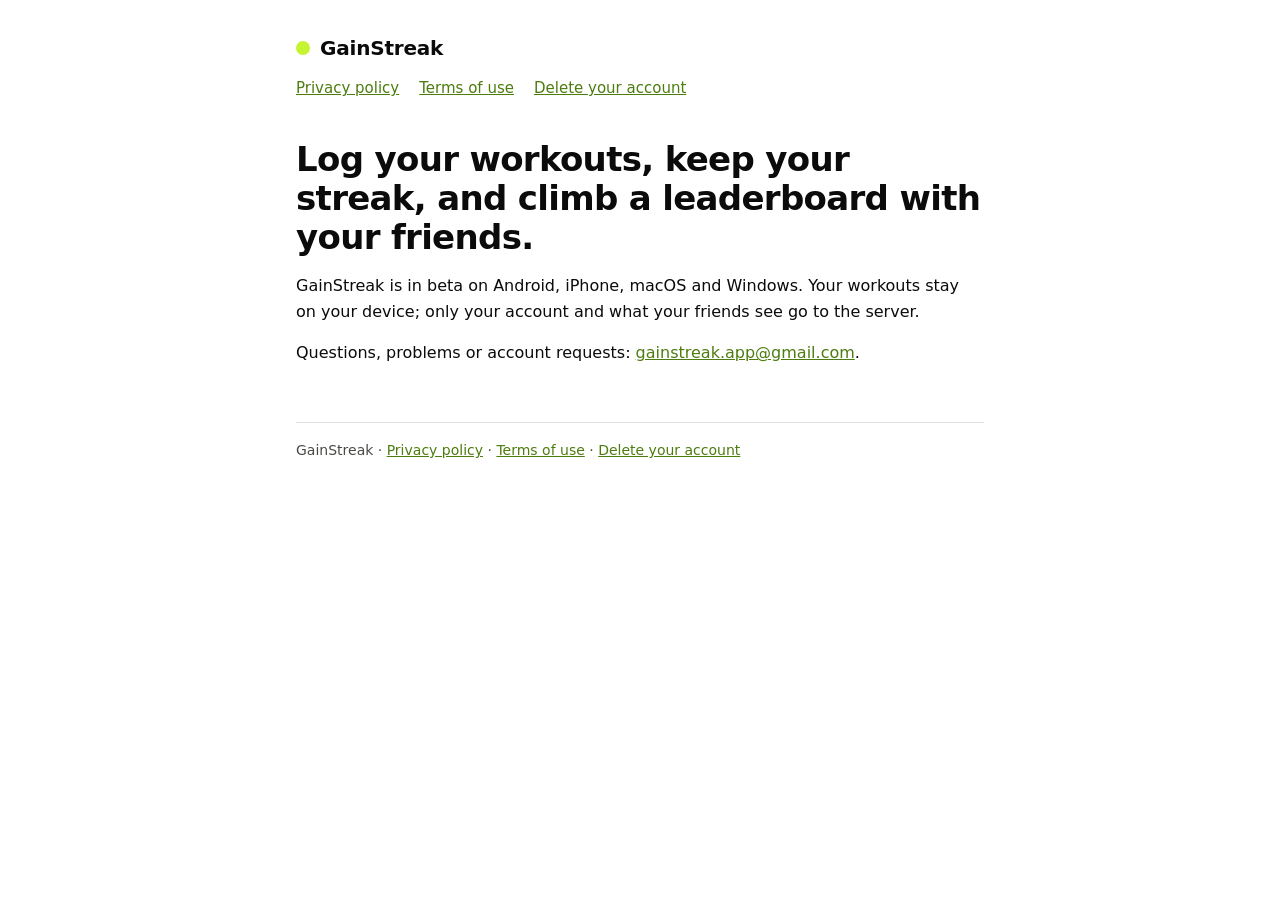
<file: docs/index.html>
<!doctype html>
<html lang="en">
<head>
<meta charset="utf-8">
<meta name="viewport" content="width=device-width, initial-scale=1">
<title>GainStreak</title>
<meta name="description" content="GainStreak: log your workouts, keep your streak, and climb a leaderboard with your friends.">
<link rel="stylesheet" href="style.css">
</head>
<body>
<main>
  <a class="brand" href="index.html"><span class="dot"></span>GainStreak</a>
  <nav>
    <a href="privacy.html">Privacy policy</a>
    <a href="terms.html">Terms of use</a>
    <a href="delete-account.html">Delete your account</a>
  </nav>

  <h1>Log your workouts, keep your streak, and climb a leaderboard with your friends.</h1>
  <p>GainStreak is in beta on Android, iPhone, macOS and Windows. Your workouts stay on your device; only your account and what your friends see go to the server.</p>
  <p>Questions, problems or account requests: <a href="mailto:gainstreak.app@gmail.com">gainstreak.app@gmail.com</a>.</p>

  <footer>GainStreak · <a href="privacy.html">Privacy policy</a> · <a href="terms.html">Terms of use</a> · <a href="delete-account.html">Delete your account</a></footer>
</main>
</body>
</html>
</file>
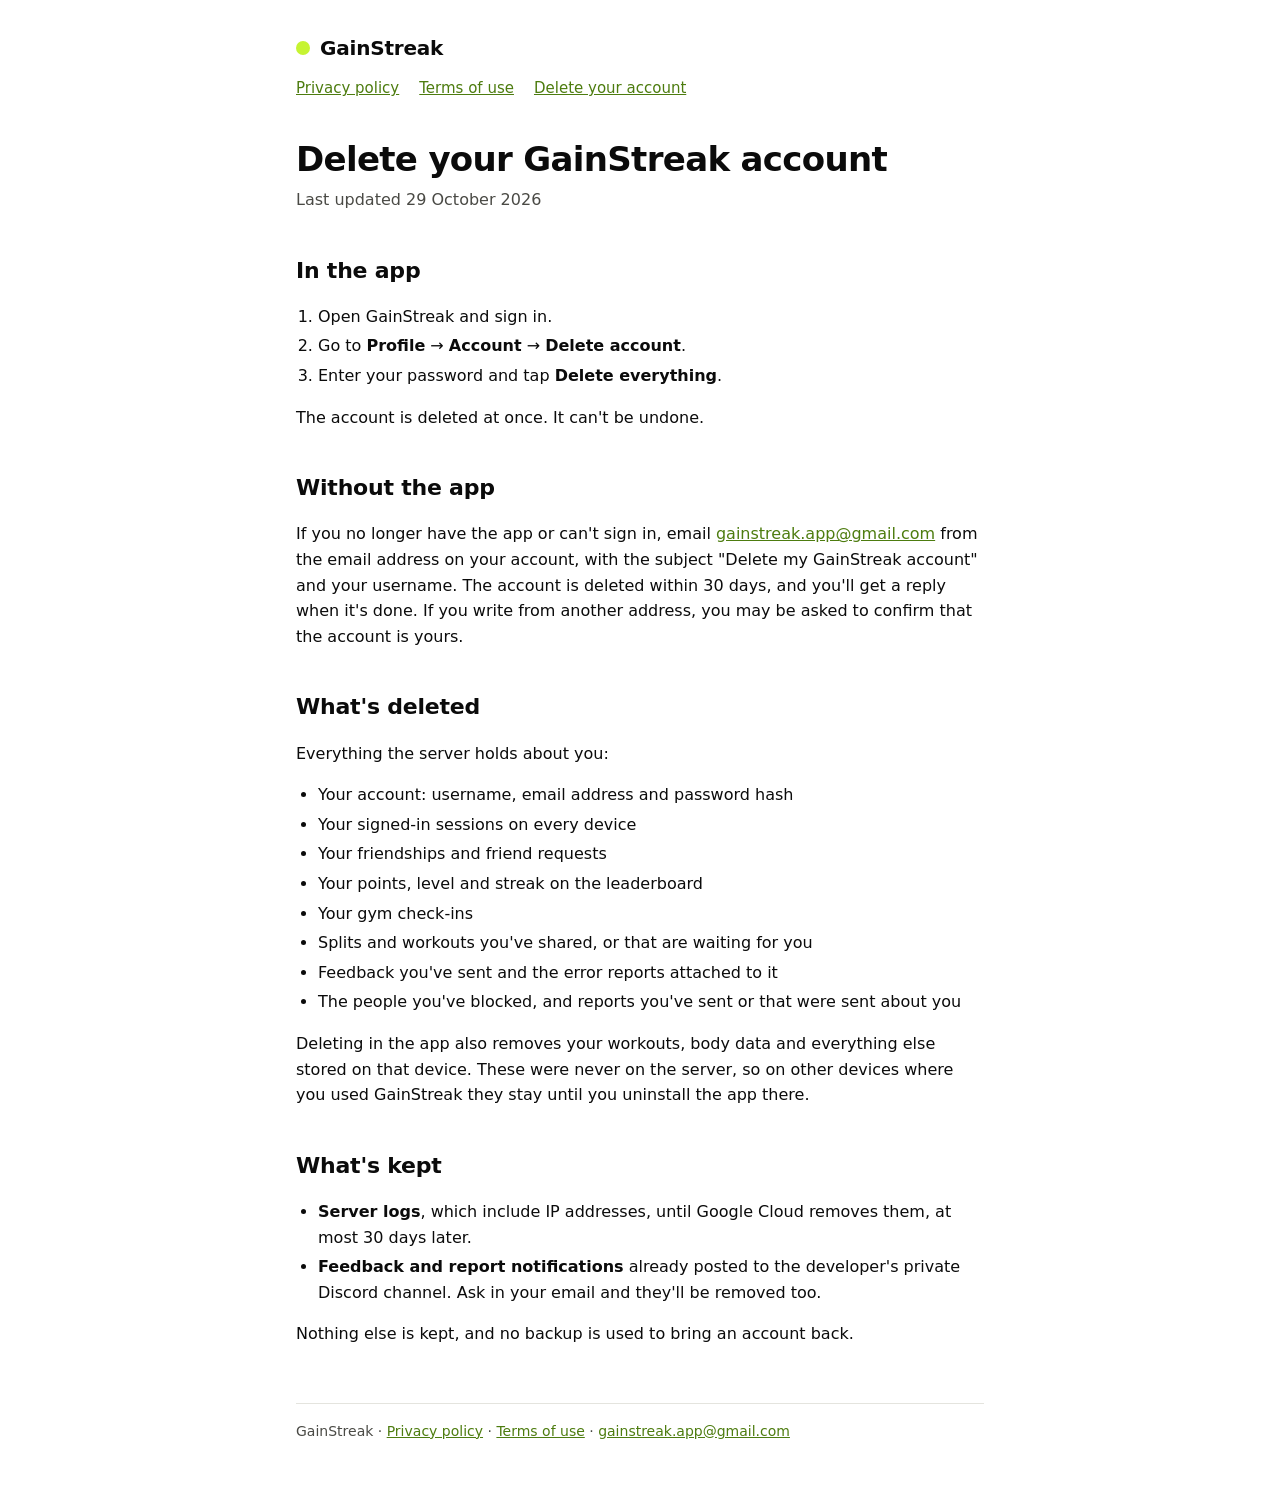
<file: docs/delete-account.html>
<!doctype html>
<html lang="en">
<head>
<meta charset="utf-8">
<meta name="viewport" content="width=device-width, initial-scale=1">
<title>Delete GainStreak Account</title>
<meta name="description" content="How to delete your GainStreak account and what deleting it removes.">
<link rel="stylesheet" href="style.css">
</head>
<body>
<main>
  <a class="brand" href="index.html"><span class="dot"></span>GainStreak</a>
  <nav>
    <a href="privacy.html">Privacy policy</a>
    <a href="terms.html">Terms of use</a>
    <a href="delete-account.html">Delete your account</a>
  </nav>

  <h1>Delete your GainStreak account</h1>
  <p class="updated">Last updated 29 October 2026</p>

  <h2>In the app</h2>
  <ol>
    <li>Open GainStreak and sign in.</li>
    <li>Go to <strong>Profile</strong> → <strong>Account</strong> → <strong>Delete account</strong>.</li>
    <li>Enter your password and tap <strong>Delete everything</strong>.</li>
  </ol>
  <p>The account is deleted at once. It can't be undone.</p>

  <h2>Without the app</h2>
  <p>If you no longer have the app or can't sign in, email <a href="mailto:gainstreak.app@gmail.com?subject=Delete%20my%20GainStreak%20account">gainstreak.app@gmail.com</a> from the email address on your account, with the subject "Delete my GainStreak account" and your username. The account is deleted within 30 days, and you'll get a reply when it's done. If you write from another address, you may be asked to confirm that the account is yours.</p>

  <h2>What's deleted</h2>
  <p>Everything the server holds about you:</p>
  <ul>
    <li>Your account: username, email address and password hash</li>
    <li>Your signed-in sessions on every device</li>
    <li>Your friendships and friend requests</li>
    <li>Your points, level and streak on the leaderboard</li>
    <li>Your gym check-ins</li>
    <li>Splits and workouts you've shared, or that are waiting for you</li>
    <li>Feedback you've sent and the error reports attached to it</li>
    <li>The people you've blocked, and reports you've sent or that were sent about you</li>
  </ul>
  <p>Deleting in the app also removes your workouts, body data and everything else stored on that device. These were never on the server, so on other devices where you used GainStreak they stay until you uninstall the app there.</p>

  <h2>What's kept</h2>
  <ul>
    <li><strong>Server logs</strong>, which include IP addresses, until Google Cloud removes them, at most 30 days later.</li>
    <li><strong>Feedback and report notifications</strong> already posted to the developer's private Discord channel. Ask in your email and they'll be removed too.</li>
  </ul>
  <p>Nothing else is kept, and no backup is used to bring an account back.</p>

  <footer>GainStreak · <a href="privacy.html">Privacy policy</a> · <a href="terms.html">Terms of use</a> · <a href="mailto:gainstreak.app@gmail.com">gainstreak.app@gmail.com</a></footer>
</main>
</body>
</html>
</file>
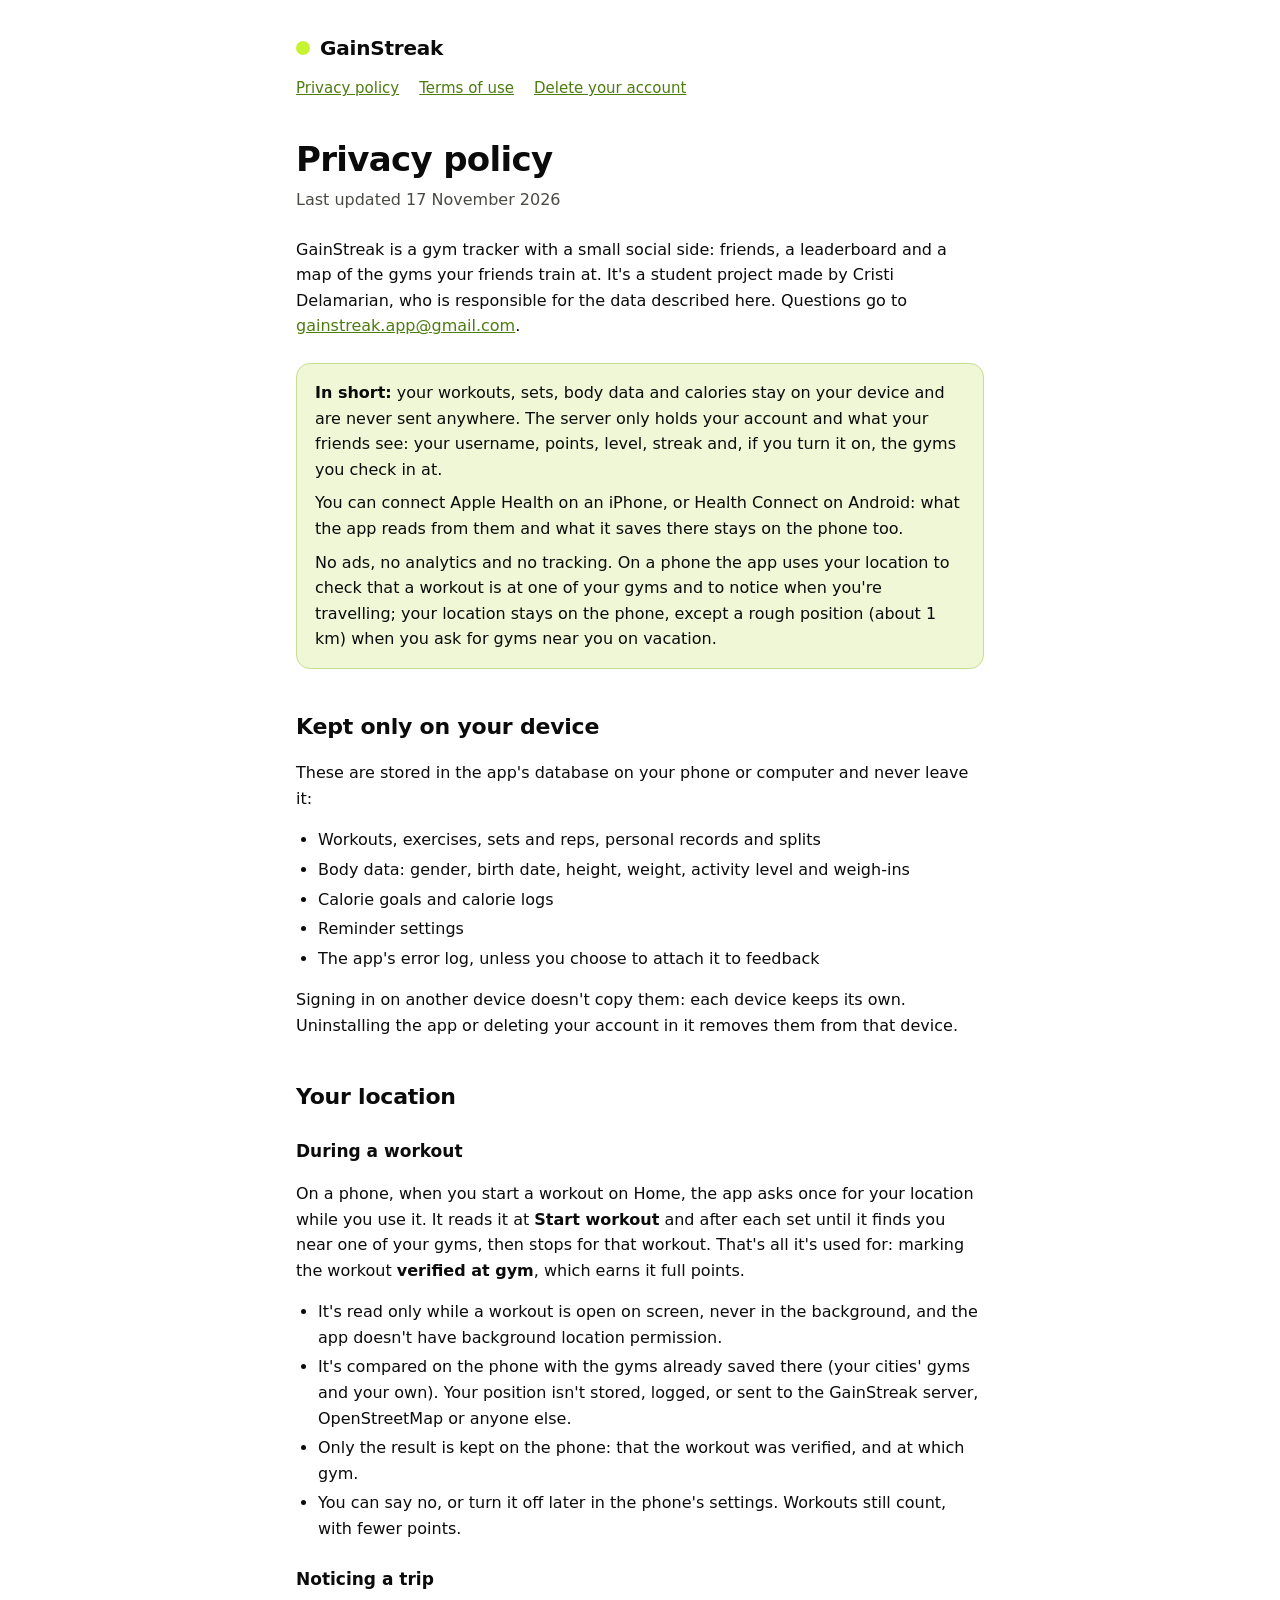
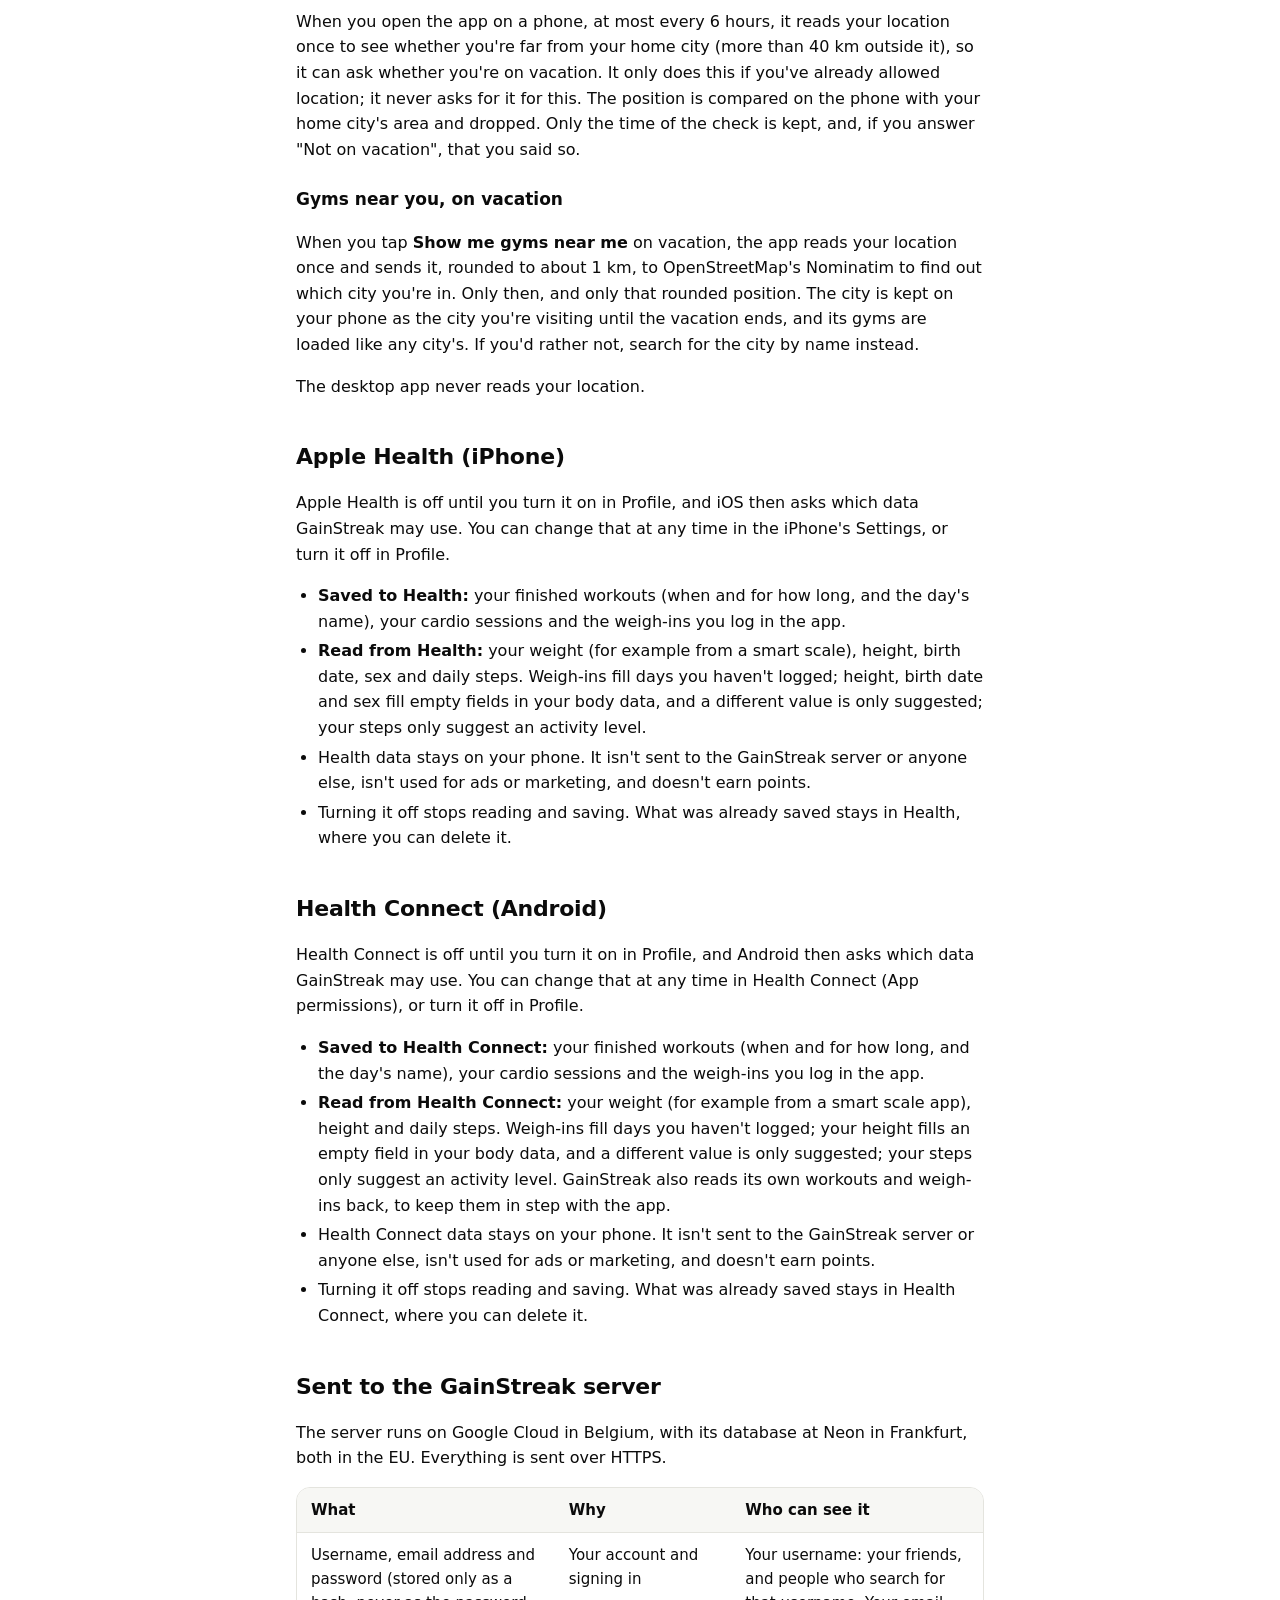
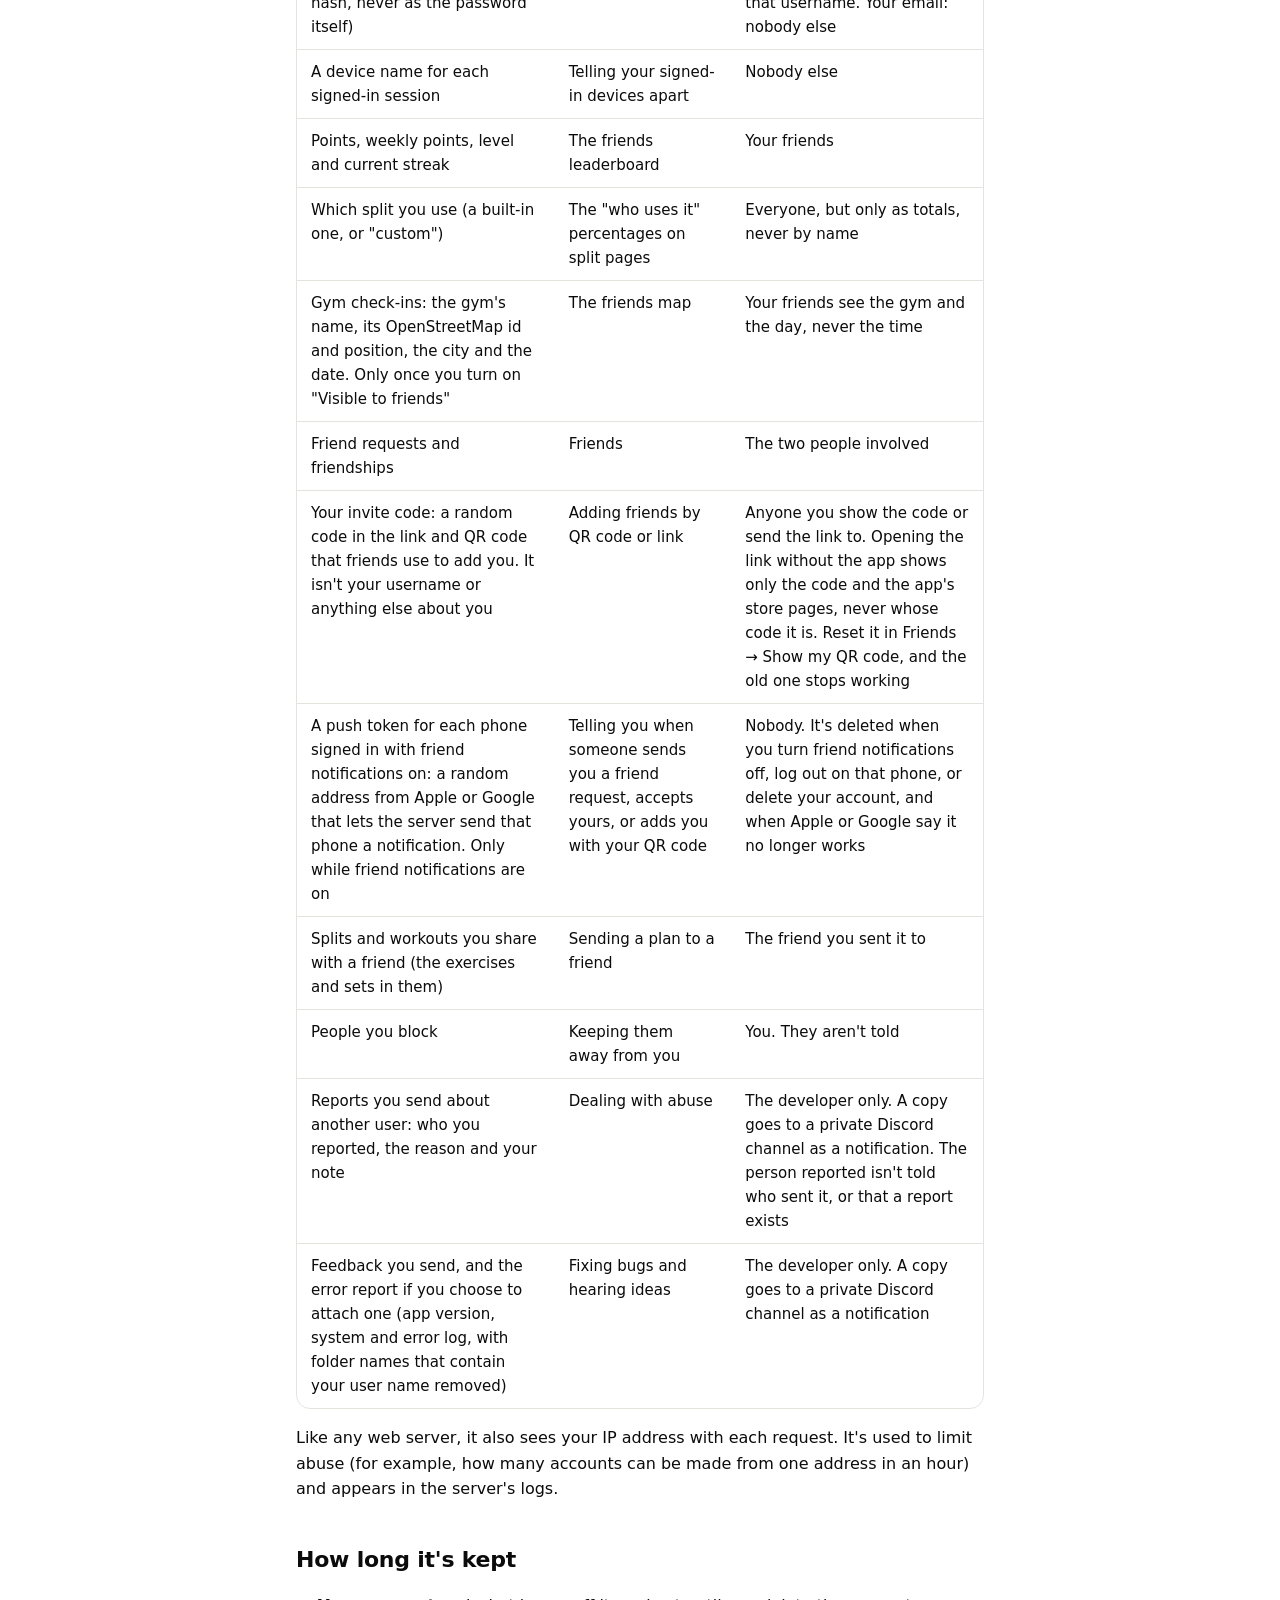
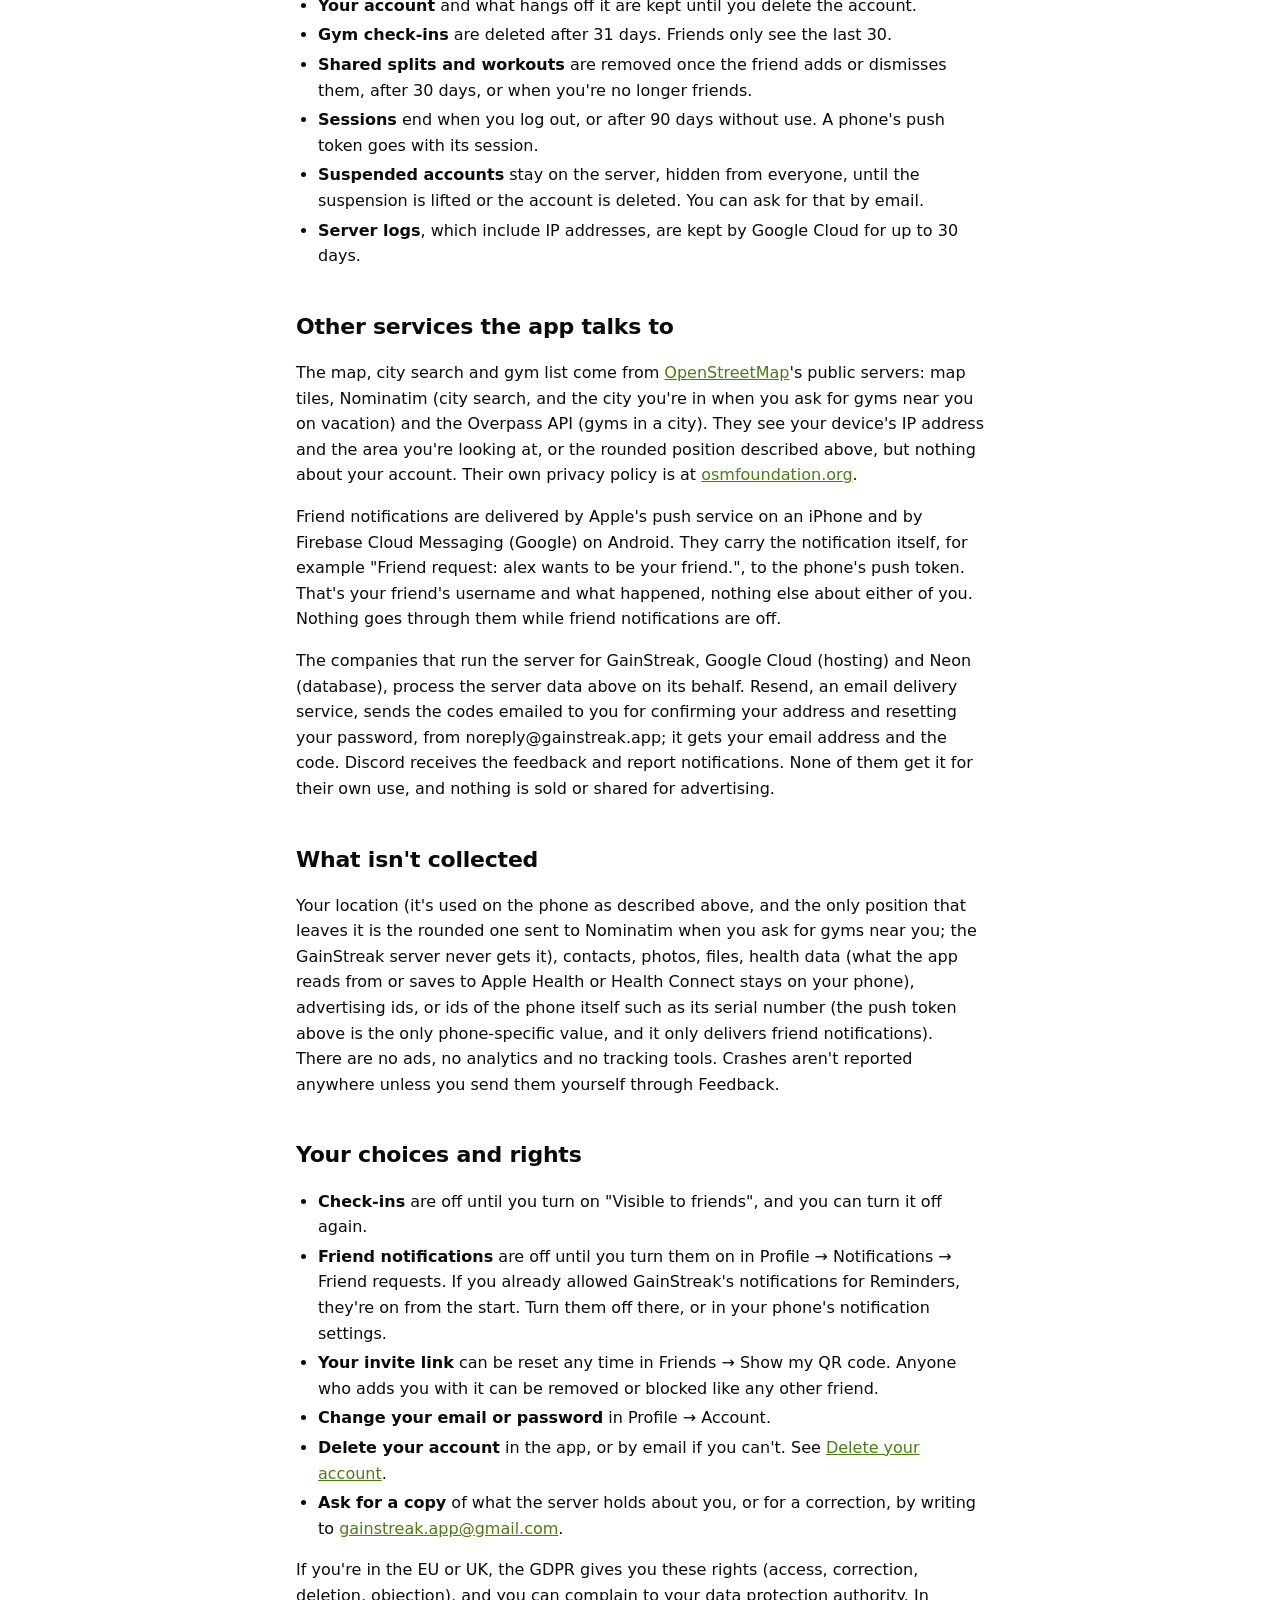
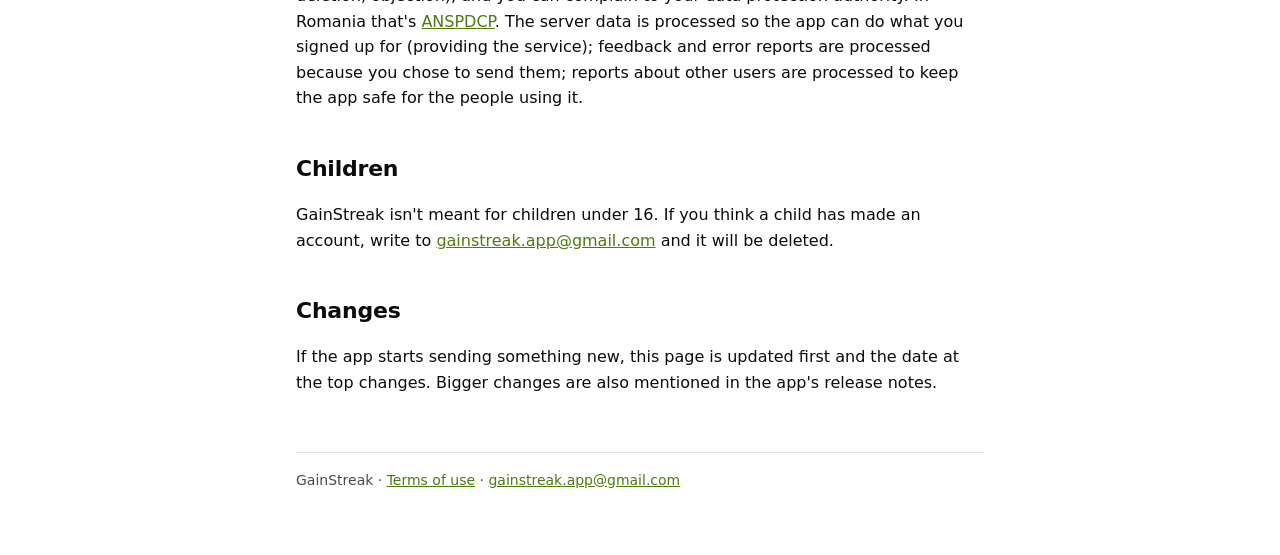
<file: docs/privacy.html>
<!doctype html>
<html lang="en">
<head>
<meta charset="utf-8">
<meta name="viewport" content="width=device-width, initial-scale=1">
<title>GainStreak Privacy Policy</title>
<meta name="description" content="What the GainStreak app keeps on your phone, what it sends to its server, and how to delete it.">
<link rel="stylesheet" href="style.css">
</head>
<body>
<main>
  <a class="brand" href="index.html"><span class="dot"></span>GainStreak</a>
  <nav>
    <a href="privacy.html">Privacy policy</a>
    <a href="terms.html">Terms of use</a>
    <a href="delete-account.html">Delete your account</a>
  </nav>

  <h1>Privacy policy</h1>
  <p class="updated">Last updated 17 November 2026</p>

  <p>GainStreak is a gym tracker with a small social side: friends, a leaderboard and a map of the gyms your friends train at. It's a student project made by Cristi Delamarian, who is responsible for the data described here. Questions go to <a href="mailto:gainstreak.app@gmail.com">gainstreak.app@gmail.com</a>.</p>

  <div class="note">
    <p><strong>In short:</strong> your workouts, sets, body data and calories stay on your device and are never sent anywhere. The server only holds your account and what your friends see: your username, points, level, streak and, if you turn it on, the gyms you check in at.</p>
    <p>You can connect Apple Health on an iPhone, or Health Connect on Android: what the app reads from them and what it saves there stays on the phone too.</p>
    <p>No ads, no analytics and no tracking. On a phone the app uses your location to check that a workout is at one of your gyms and to notice when you're travelling; your location stays on the phone, except a rough position (about 1 km) when you ask for gyms near you on vacation.</p>
  </div>

  <h2>Kept only on your device</h2>
  <p>These are stored in the app's database on your phone or computer and never leave it:</p>
  <ul>
    <li>Workouts, exercises, sets and reps, personal records and splits</li>
    <li>Body data: gender, birth date, height, weight, activity level and weigh-ins</li>
    <li>Calorie goals and calorie logs</li>
    <li>Reminder settings</li>
    <li>The app's error log, unless you choose to attach it to feedback</li>
  </ul>
  <p>Signing in on another device doesn't copy them: each device keeps its own. Uninstalling the app or deleting your account in it removes them from that device.</p>

  <h2>Your location</h2>
  <h3>During a workout</h3>
  <p>On a phone, when you start a workout on Home, the app asks once for your location while you use it. It reads it at <strong>Start workout</strong> and after each set until it finds you near one of your gyms, then stops for that workout. That's all it's used for: marking the workout <strong>verified at gym</strong>, which earns it full points.</p>
  <ul>
    <li>It's read only while a workout is open on screen, never in the background, and the app doesn't have background location permission.</li>
    <li>It's compared on the phone with the gyms already saved there (your cities' gyms and your own). Your position isn't stored, logged, or sent to the GainStreak server, OpenStreetMap or anyone else.</li>
    <li>Only the result is kept on the phone: that the workout was verified, and at which gym.</li>
    <li>You can say no, or turn it off later in the phone's settings. Workouts still count, with fewer points.</li>
  </ul>
  <h3>Noticing a trip</h3>
  <p>When you open the app on a phone, at most every 6 hours, it reads your location once to see whether you're far from your home city (more than 40 km outside it), so it can ask whether you're on vacation. It only does this if you've already allowed location; it never asks for it for this. The position is compared on the phone with your home city's area and dropped. Only the time of the check is kept, and, if you answer "Not on vacation", that you said so.</p>

  <h3>Gyms near you, on vacation</h3>
  <p>When you tap <strong>Show me gyms near me</strong> on vacation, the app reads your location once and sends it, rounded to about 1 km, to OpenStreetMap's Nominatim to find out which city you're in. Only then, and only that rounded position. The city is kept on your phone as the city you're visiting until the vacation ends, and its gyms are loaded like any city's. If you'd rather not, search for the city by name instead.</p>
  <p>The desktop app never reads your location.</p>

  <h2>Apple Health (iPhone)</h2>
  <p>Apple Health is off until you turn it on in Profile, and iOS then asks which data GainStreak may use. You can change that at any time in the iPhone's Settings, or turn it off in Profile.</p>
  <ul>
    <li><strong>Saved to Health:</strong> your finished workouts (when and for how long, and the day's name), your cardio sessions and the weigh-ins you log in the app.</li>
    <li><strong>Read from Health:</strong> your weight (for example from a smart scale), height, birth date, sex and daily steps. Weigh-ins fill days you haven't logged; height, birth date and sex fill empty fields in your body data, and a different value is only suggested; your steps only suggest an activity level.</li>
    <li>Health data stays on your phone. It isn't sent to the GainStreak server or anyone else, isn't used for ads or marketing, and doesn't earn points.</li>
    <li>Turning it off stops reading and saving. What was already saved stays in Health, where you can delete it.</li>
  </ul>

  <h2 id="health-connect">Health Connect (Android)</h2>
  <p>Health Connect is off until you turn it on in Profile, and Android then asks which data GainStreak may use. You can change that at any time in Health Connect (App permissions), or turn it off in Profile.</p>
  <ul>
    <li><strong>Saved to Health Connect:</strong> your finished workouts (when and for how long, and the day's name), your cardio sessions and the weigh-ins you log in the app.</li>
    <li><strong>Read from Health Connect:</strong> your weight (for example from a smart scale app), height and daily steps. Weigh-ins fill days you haven't logged; your height fills an empty field in your body data, and a different value is only suggested; your steps only suggest an activity level. GainStreak also reads its own workouts and weigh-ins back, to keep them in step with the app.</li>
    <li>Health Connect data stays on your phone. It isn't sent to the GainStreak server or anyone else, isn't used for ads or marketing, and doesn't earn points.</li>
    <li>Turning it off stops reading and saving. What was already saved stays in Health Connect, where you can delete it.</li>
  </ul>

  <h2>Sent to the GainStreak server</h2>
  <p>The server runs on Google Cloud in Belgium, with its database at Neon in Frankfurt, both in the EU. Everything is sent over HTTPS.</p>
  <div class="table-wrap">
    <table>
      <thead><tr><th>What</th><th>Why</th><th>Who can see it</th></tr></thead>
      <tbody>
        <tr>
          <td data-label="What">Username, email address and password (stored only as a hash, never as the password itself)</td>
          <td data-label="Why">Your account and signing in</td>
          <td data-label="Who can see it">Your username: your friends, and people who search for that username. Your email: nobody else</td>
        </tr>
        <tr>
          <td data-label="What">A device name for each signed-in session</td>
          <td data-label="Why">Telling your signed-in devices apart</td>
          <td data-label="Who can see it">Nobody else</td>
        </tr>
        <tr>
          <td data-label="What">Points, weekly points, level and current streak</td>
          <td data-label="Why">The friends leaderboard</td>
          <td data-label="Who can see it">Your friends</td>
        </tr>
        <tr>
          <td data-label="What">Which split you use (a built-in one, or "custom")</td>
          <td data-label="Why">The "who uses it" percentages on split pages</td>
          <td data-label="Who can see it">Everyone, but only as totals, never by name</td>
        </tr>
        <tr>
          <td data-label="What">Gym check-ins: the gym's name, its OpenStreetMap id and position, the city and the date. Only once you turn on "Visible to friends"</td>
          <td data-label="Why">The friends map</td>
          <td data-label="Who can see it">Your friends see the gym and the day, never the time</td>
        </tr>
        <tr>
          <td data-label="What">Friend requests and friendships</td>
          <td data-label="Why">Friends</td>
          <td data-label="Who can see it">The two people involved</td>
        </tr>
        <tr>
          <td data-label="What">Your invite code: a random code in the link and QR code that friends use to add you. It isn't your username or anything else about you</td>
          <td data-label="Why">Adding friends by QR code or link</td>
          <td data-label="Who can see it">Anyone you show the code or send the link to. Opening the link without the app shows only the code and the app's store pages, never whose code it is. Reset it in Friends → Show my QR code, and the old one stops working</td>
        </tr>
        <tr>
          <td data-label="What">A push token for each phone signed in with friend notifications on: a random address from Apple or Google that lets the server send that phone a notification. Only while friend notifications are on</td>
          <td data-label="Why">Telling you when someone sends you a friend request, accepts yours, or adds you with your QR code</td>
          <td data-label="Who can see it">Nobody. It's deleted when you turn friend notifications off, log out on that phone, or delete your account, and when Apple or Google say it no longer works</td>
        </tr>
        <tr>
          <td data-label="What">Splits and workouts you share with a friend (the exercises and sets in them)</td>
          <td data-label="Why">Sending a plan to a friend</td>
          <td data-label="Who can see it">The friend you sent it to</td>
        </tr>
        <tr>
          <td data-label="What">People you block</td>
          <td data-label="Why">Keeping them away from you</td>
          <td data-label="Who can see it">You. They aren't told</td>
        </tr>
        <tr>
          <td data-label="What">Reports you send about another user: who you reported, the reason and your note</td>
          <td data-label="Why">Dealing with abuse</td>
          <td data-label="Who can see it">The developer only. A copy goes to a private Discord channel as a notification. The person reported isn't told who sent it, or that a report exists</td>
        </tr>
        <tr>
          <td data-label="What">Feedback you send, and the error report if you choose to attach one (app version, system and error log, with folder names that contain your user name removed)</td>
          <td data-label="Why">Fixing bugs and hearing ideas</td>
          <td data-label="Who can see it">The developer only. A copy goes to a private Discord channel as a notification</td>
        </tr>
      </tbody>
    </table>
  </div>
  <p>Like any web server, it also sees your IP address with each request. It's used to limit abuse (for example, how many accounts can be made from one address in an hour) and appears in the server's logs.</p>

  <h2>How long it's kept</h2>
  <ul>
    <li><strong>Your account</strong> and what hangs off it are kept until you delete the account.</li>
    <li><strong>Gym check-ins</strong> are deleted after 31 days. Friends only see the last 30.</li>
    <li><strong>Shared splits and workouts</strong> are removed once the friend adds or dismisses them, after 30 days, or when you're no longer friends.</li>
    <li><strong>Sessions</strong> end when you log out, or after 90 days without use. A phone's push token goes with its session.</li>
    <li><strong>Suspended accounts</strong> stay on the server, hidden from everyone, until the suspension is lifted or the account is deleted. You can ask for that by email.</li>
    <li><strong>Server logs</strong>, which include IP addresses, are kept by Google Cloud for up to 30 days.</li>
  </ul>

  <h2>Other services the app talks to</h2>
  <p>The map, city search and gym list come from <a href="https://www.openstreetmap.org/">OpenStreetMap</a>'s public servers: map tiles, Nominatim (city search, and the city you're in when you ask for gyms near you on vacation) and the Overpass API (gyms in a city). They see your device's IP address and the area you're looking at, or the rounded position described above, but nothing about your account. Their own privacy policy is at <a href="https://osmfoundation.org/wiki/Privacy_Policy">osmfoundation.org</a>.</p>
  <p>Friend notifications are delivered by Apple's push service on an iPhone and by Firebase Cloud Messaging (Google) on Android. They carry the notification itself, for example "Friend request: alex wants to be your friend.", to the phone's push token. That's your friend's username and what happened, nothing else about either of you. Nothing goes through them while friend notifications are off.</p>
  <p>The companies that run the server for GainStreak, Google Cloud (hosting) and Neon (database), process the server data above on its behalf. Resend, an email delivery service, sends the codes emailed to you for confirming your address and resetting your password, from noreply@gainstreak.app; it gets your email address and the code. Discord receives the feedback and report notifications. None of them get it for their own use, and nothing is sold or shared for advertising.</p>

  <h2>What isn't collected</h2>
  <p>Your location (it's used on the phone as described above, and the only position that leaves it is the rounded one sent to Nominatim when you ask for gyms near you; the GainStreak server never gets it), contacts, photos, files, health data (what the app reads from or saves to Apple Health or Health Connect stays on your phone), advertising ids, or ids of the phone itself such as its serial number (the push token above is the only phone-specific value, and it only delivers friend notifications). There are no ads, no analytics and no tracking tools. Crashes aren't reported anywhere unless you send them yourself through Feedback.</p>

  <h2>Your choices and rights</h2>
  <ul>
    <li><strong>Check-ins</strong> are off until you turn on "Visible to friends", and you can turn it off again.</li>
    <li><strong>Friend notifications</strong> are off until you turn them on in Profile → Notifications → Friend requests. If you already allowed GainStreak's notifications for Reminders, they're on from the start. Turn them off there, or in your phone's notification settings.</li>
    <li><strong>Your invite link</strong> can be reset any time in Friends → Show my QR code. Anyone who adds you with it can be removed or blocked like any other friend.</li>
    <li><strong>Change your email or password</strong> in Profile → Account.</li>
    <li><strong>Delete your account</strong> in the app, or by email if you can't. See <a href="delete-account.html">Delete your account</a>.</li>
    <li><strong>Ask for a copy</strong> of what the server holds about you, or for a correction, by writing to <a href="mailto:gainstreak.app@gmail.com">gainstreak.app@gmail.com</a>.</li>
  </ul>
  <p>If you're in the EU or UK, the GDPR gives you these rights (access, correction, deletion, objection), and you can complain to your data protection authority. In Romania that's <a href="https://www.dataprotection.ro/">ANSPDCP</a>. The server data is processed so the app can do what you signed up for (providing the service); feedback and error reports are processed because you chose to send them; reports about other users are processed to keep the app safe for the people using it.</p>

  <h2>Children</h2>
  <p>GainStreak isn't meant for children under 16. If you think a child has made an account, write to <a href="mailto:gainstreak.app@gmail.com">gainstreak.app@gmail.com</a> and it will be deleted.</p>

  <h2>Changes</h2>
  <p>If the app starts sending something new, this page is updated first and the date at the top changes. Bigger changes are also mentioned in the app's release notes.</p>

  <footer>GainStreak · <a href="terms.html">Terms of use</a> · <a href="mailto:gainstreak.app@gmail.com">gainstreak.app@gmail.com</a></footer>
</main>
</body>
</html>
</file>
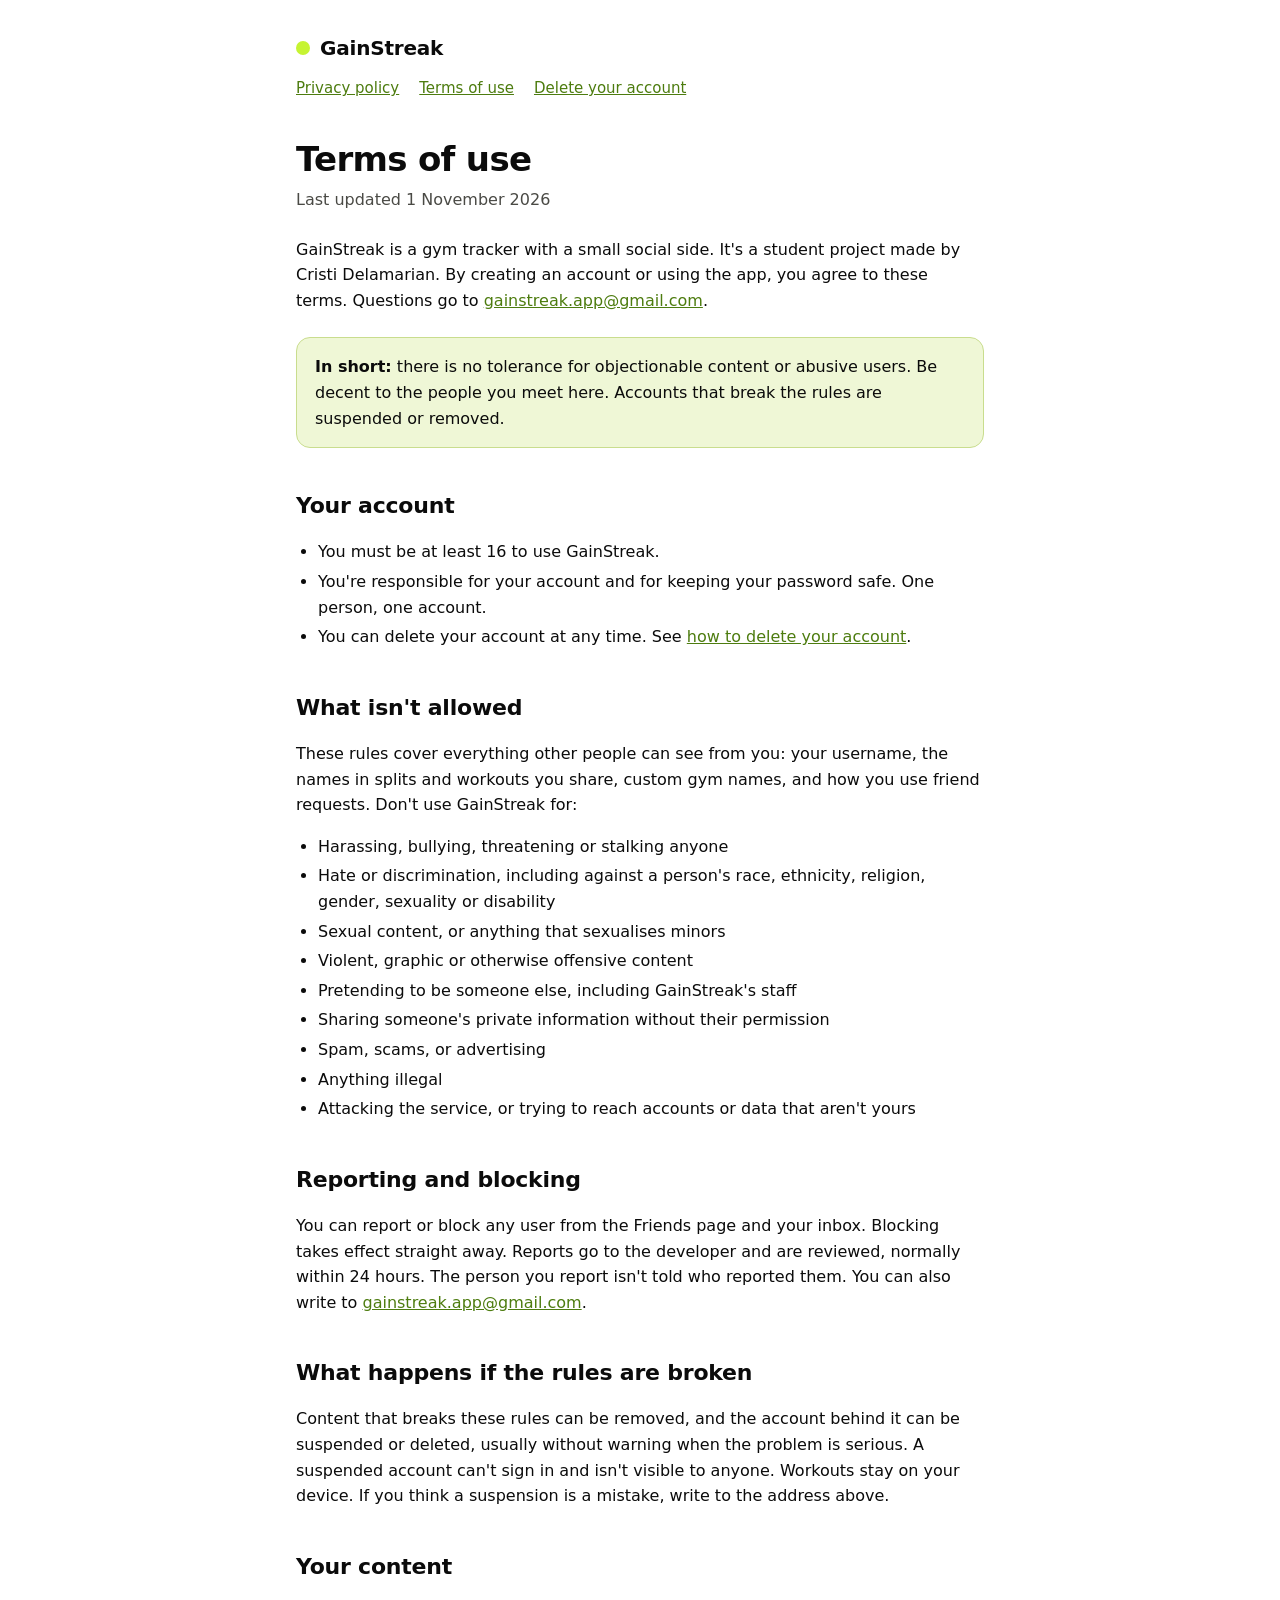
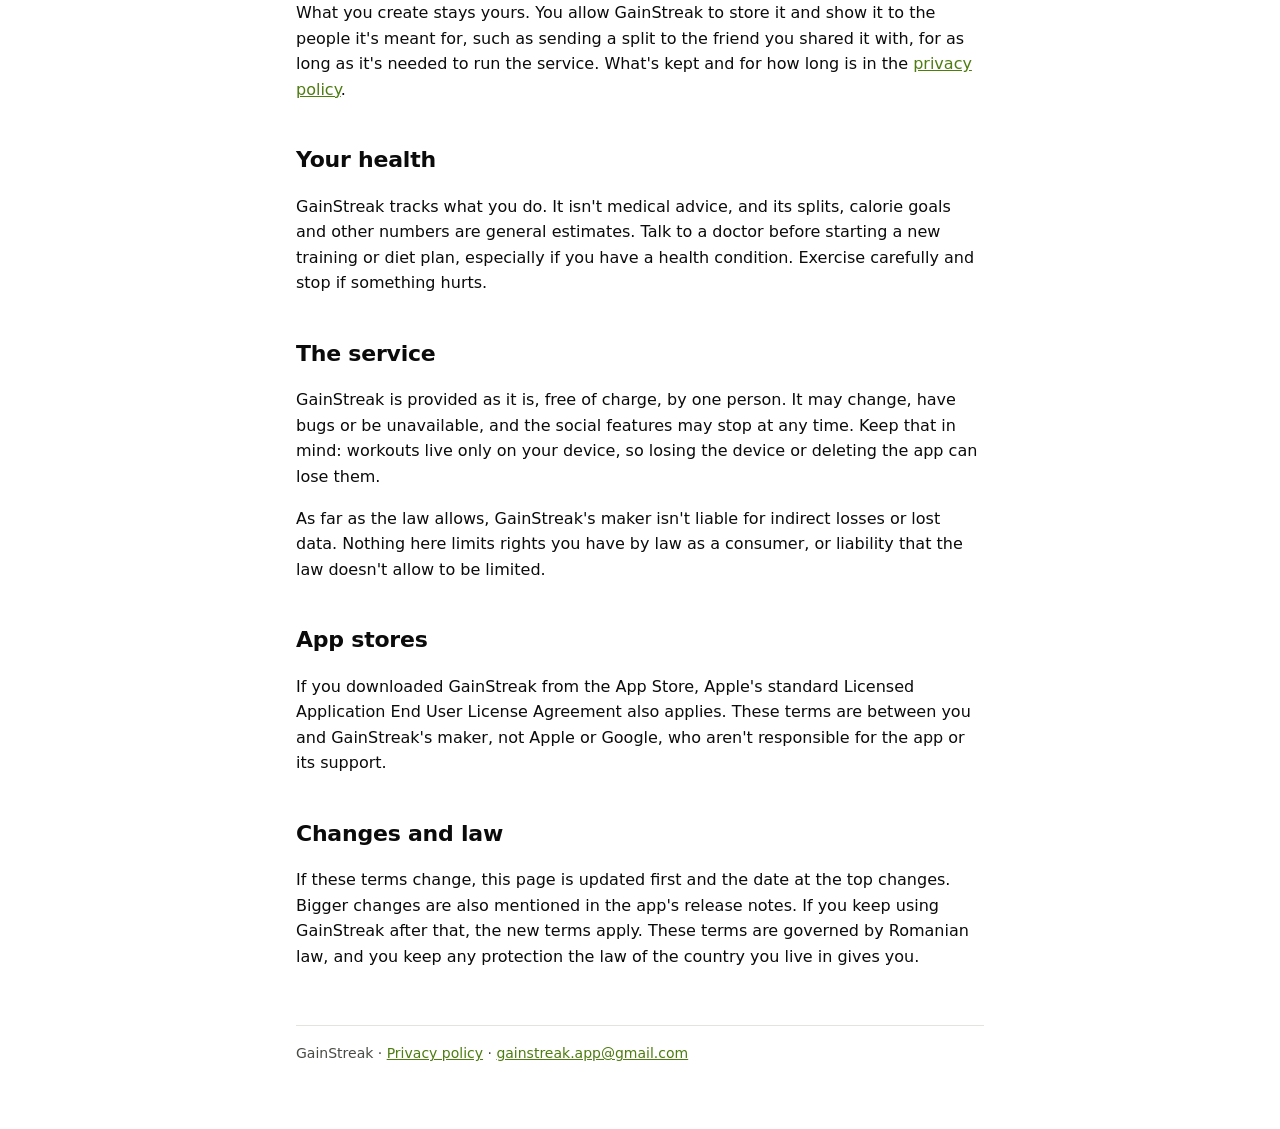
<file: docs/terms.html>
<!doctype html>
<html lang="en">
<head>
<meta charset="utf-8">
<meta name="viewport" content="width=device-width, initial-scale=1">
<title>GainStreak Terms of Use</title>
<meta name="description" content="The rules for using GainStreak, including what isn't allowed and what happens to accounts that break the rules.">
<link rel="stylesheet" href="style.css">
</head>
<body>
<main>
  <a class="brand" href="index.html"><span class="dot"></span>GainStreak</a>
  <nav>
    <a href="privacy.html">Privacy policy</a>
    <a href="terms.html">Terms of use</a>
    <a href="delete-account.html">Delete your account</a>
  </nav>

  <h1>Terms of use</h1>
  <p class="updated">Last updated 1 November 2026</p>

  <p>GainStreak is a gym tracker with a small social side. It's a student project made by Cristi Delamarian. By creating an account or using the app, you agree to these terms. Questions go to <a href="mailto:gainstreak.app@gmail.com">gainstreak.app@gmail.com</a>.</p>

  <div class="note">
    <p><strong>In short:</strong> there is no tolerance for objectionable content or abusive users. Be decent to the people you meet here. Accounts that break the rules are suspended or removed.</p>
  </div>

  <h2>Your account</h2>
  <ul>
    <li>You must be at least 16 to use GainStreak.</li>
    <li>You're responsible for your account and for keeping your password safe. One person, one account.</li>
    <li>You can delete your account at any time. See <a href="delete-account.html">how to delete your account</a>.</li>
  </ul>

  <h2>What isn't allowed</h2>
  <p>These rules cover everything other people can see from you: your username, the names in splits and workouts you share, custom gym names, and how you use friend requests. Don't use GainStreak for:</p>
  <ul>
    <li>Harassing, bullying, threatening or stalking anyone</li>
    <li>Hate or discrimination, including against a person's race, ethnicity, religion, gender, sexuality or disability</li>
    <li>Sexual content, or anything that sexualises minors</li>
    <li>Violent, graphic or otherwise offensive content</li>
    <li>Pretending to be someone else, including GainStreak's staff</li>
    <li>Sharing someone's private information without their permission</li>
    <li>Spam, scams, or advertising</li>
    <li>Anything illegal</li>
    <li>Attacking the service, or trying to reach accounts or data that aren't yours</li>
  </ul>

  <h2>Reporting and blocking</h2>
  <p>You can report or block any user from the Friends page and your inbox. Blocking takes effect straight away. Reports go to the developer and are reviewed, normally within 24 hours. The person you report isn't told who reported them. You can also write to <a href="mailto:gainstreak.app@gmail.com">gainstreak.app@gmail.com</a>.</p>

  <h2>What happens if the rules are broken</h2>
  <p>Content that breaks these rules can be removed, and the account behind it can be suspended or deleted, usually without warning when the problem is serious. A suspended account can't sign in and isn't visible to anyone. Workouts stay on your device. If you think a suspension is a mistake, write to the address above.</p>

  <h2>Your content</h2>
  <p>What you create stays yours. You allow GainStreak to store it and show it to the people it's meant for, such as sending a split to the friend you shared it with, for as long as it's needed to run the service. What's kept and for how long is in the <a href="privacy.html">privacy policy</a>.</p>

  <h2>Your health</h2>
  <p>GainStreak tracks what you do. It isn't medical advice, and its splits, calorie goals and other numbers are general estimates. Talk to a doctor before starting a new training or diet plan, especially if you have a health condition. Exercise carefully and stop if something hurts.</p>

  <h2>The service</h2>
  <p>GainStreak is provided as it is, free of charge, by one person. It may change, have bugs or be unavailable, and the social features may stop at any time. Keep that in mind: workouts live only on your device, so losing the device or deleting the app can lose them.</p>
  <p>As far as the law allows, GainStreak's maker isn't liable for indirect losses or lost data. Nothing here limits rights you have by law as a consumer, or liability that the law doesn't allow to be limited.</p>

  <h2>App stores</h2>
  <p>If you downloaded GainStreak from the App Store, Apple's standard Licensed Application End User License Agreement also applies. These terms are between you and GainStreak's maker, not Apple or Google, who aren't responsible for the app or its support.</p>

  <h2>Changes and law</h2>
  <p>If these terms change, this page is updated first and the date at the top changes. Bigger changes are also mentioned in the app's release notes. If you keep using GainStreak after that, the new terms apply. These terms are governed by Romanian law, and you keep any protection the law of the country you live in gives you.</p>

  <footer>GainStreak · <a href="privacy.html">Privacy policy</a> · <a href="mailto:gainstreak.app@gmail.com">gainstreak.app@gmail.com</a></footer>
</main>
</body>
</html>
</file>
<file: docs/style.css>
/* GainStreak's public pages (privacy policy, account deletion). Colors follow the app's Ironlog tokens. */
:root {
  --surface: #FFFFFF;
  --surface-2: #F7F7F4;
  --ink: #0B0B0B;
  --ink-2: #4A4A45;
  --line: #E4E4DE;
  --accent: #C6F432;
  --accent-ink: #4D7C0F;
  --lime-tint: #EFF7D6;
  --lime-line: #C9DD8E;
  color-scheme: light;
}
@media (prefers-color-scheme: dark) {
  :root {
    --surface: #0B0B0B;
    --surface-2: #111111;
    --ink: #FFFFFF;
    --ink-2: #B5B5AE;
    --line: #242424;
    --accent-ink: #C6F432;
    --lime-tint: #10140A;
    --lime-line: #2E3A12;
    color-scheme: dark;
  }
}

* { box-sizing: border-box; }
body {
  margin: 0;
  background: var(--surface);
  color: var(--ink);
  font: 16px/1.6 system-ui, -apple-system, "Segoe UI", Roboto, sans-serif;
}
main { max-width: 720px; margin: 0 auto; padding: 32px 16px 64px; }

.brand { display: flex; align-items: center; gap: 10px; font-weight: 800; font-size: 20px; letter-spacing: -0.01em; color: var(--ink); text-decoration: none; }
.brand .dot { width: 14px; height: 14px; border-radius: 50%; background: var(--accent); }
nav { display: flex; flex-wrap: wrap; gap: 4px 20px; margin: 12px 0 40px; font-size: 15px; }

h1 { font-size: 34px; line-height: 1.15; letter-spacing: -0.02em; margin: 0 0 8px; }
h2 { font-size: 22px; letter-spacing: -0.01em; margin: 40px 0 8px; }
h3 { font-size: 17px; margin: 24px 0 4px; }
.updated { color: var(--ink-2); margin: 0 0 24px; }
a { color: var(--accent-ink); }
a:hover { text-decoration-thickness: 2px; }
ul, ol { padding-left: 22px; }
li + li { margin-top: 4px; }

.note {
  background: var(--lime-tint);
  border: 1px solid var(--lime-line);
  border-radius: 14px;
  padding: 16px 18px;
  margin: 24px 0;
}
.note p { margin: 0; }
.note p + p { margin-top: 8px; }

.table-wrap { overflow-x: auto; margin: 16px 0; border: 1px solid var(--line); border-radius: 14px; }
table { width: 100%; border-collapse: collapse; font-size: 15px; }
th, td { text-align: left; vertical-align: top; padding: 10px 14px; border-bottom: 1px solid var(--line); }
th { background: var(--surface-2); font-weight: 700; }
tr:last-child td { border-bottom: none; }
@media (max-width: 600px) {
  table, thead, tbody, tr, th, td { display: block; }
  thead { display: none; }
  tr { padding: 12px 14px; border-bottom: 1px solid var(--line); }
  tr:last-child { border-bottom: none; }
  td { padding: 2px 0; border: none; }
  td::before { content: attr(data-label); display: block; font-size: 13px; font-weight: 700; color: var(--ink-2); }
}

footer { margin-top: 56px; padding-top: 16px; border-top: 1px solid var(--line); color: var(--ink-2); font-size: 14px; }
</file>
